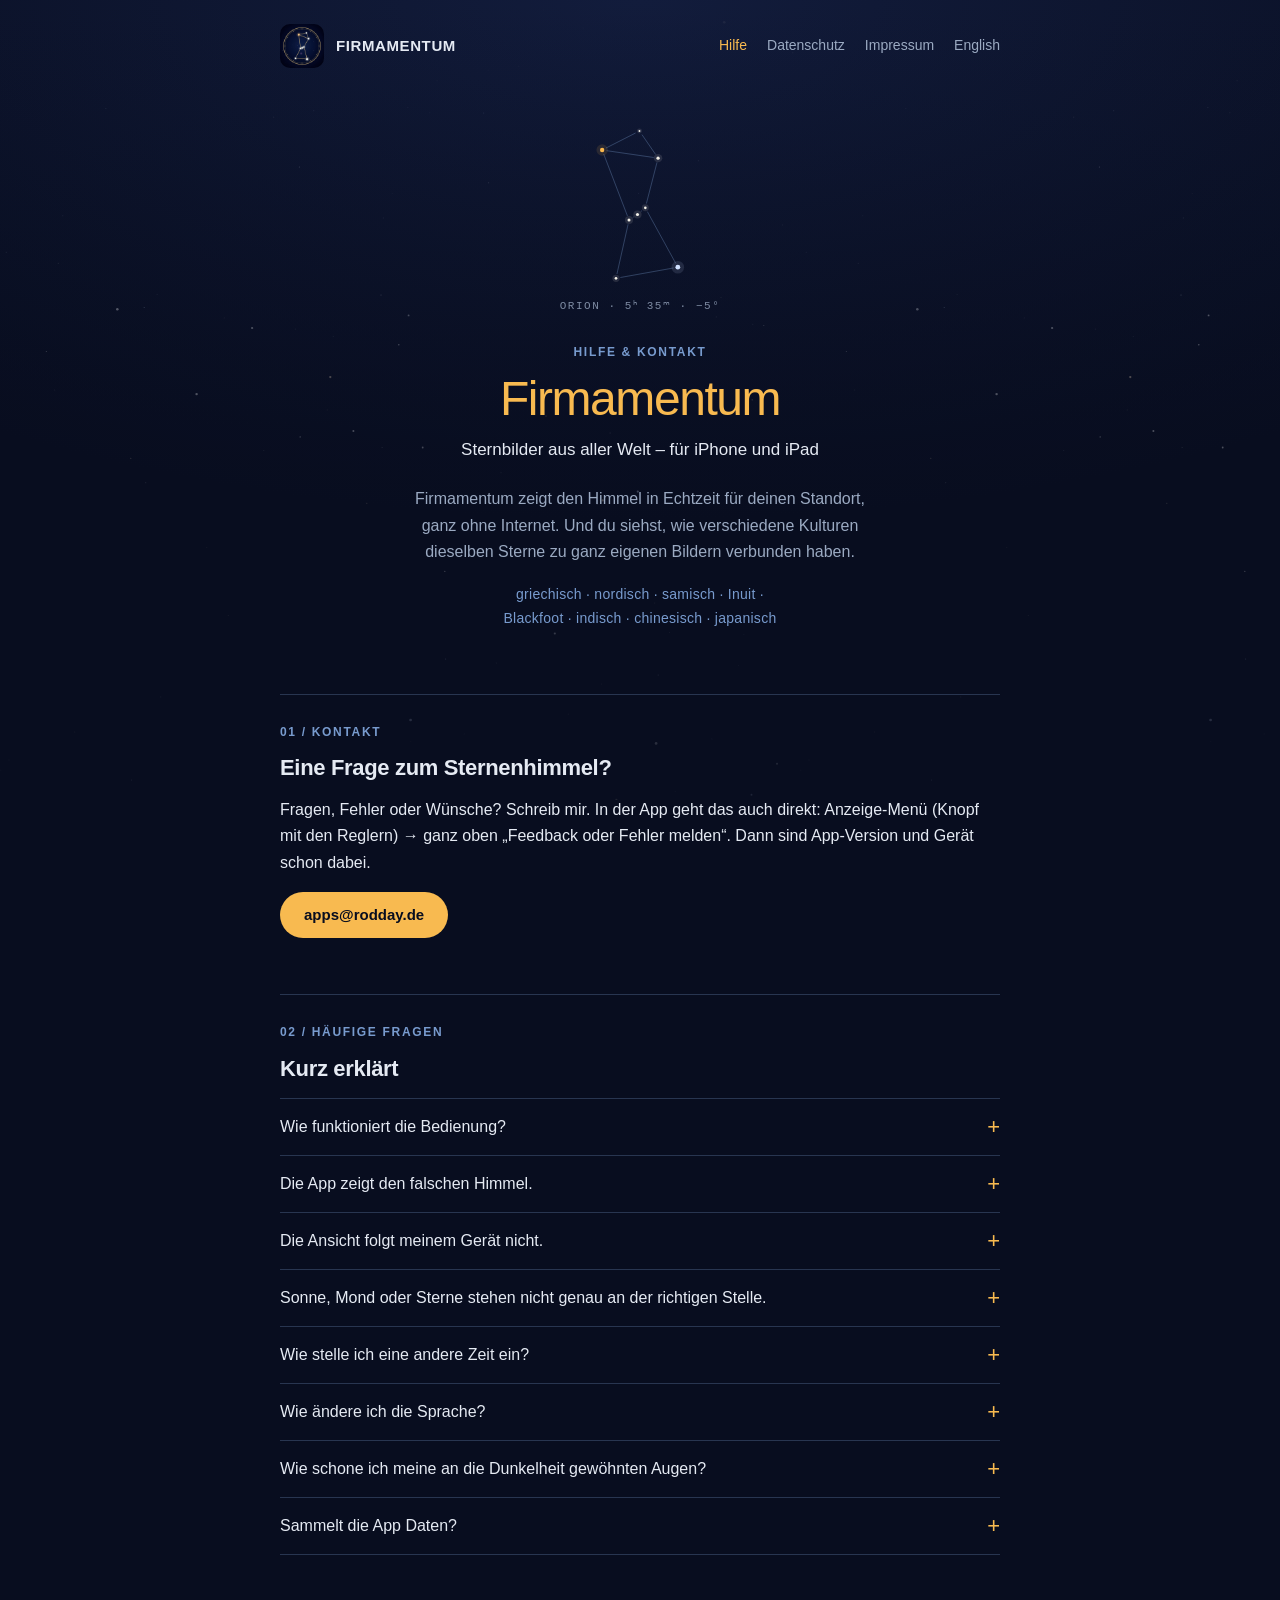
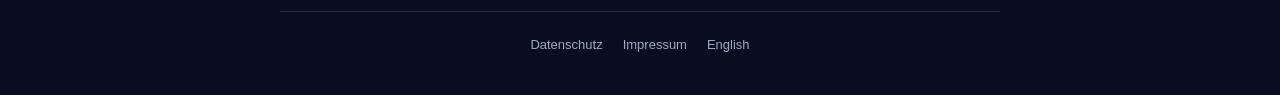
<file: index.html>
<!doctype html>
<html lang="de">
<head>
<meta charset="utf-8">
<meta name="viewport" content="width=device-width, initial-scale=1">
<title>Firmamentum – Hilfe und Kontakt</title>
<meta name="description" content="Hilfe, Kontakt und Datenschutz für die iPhone- und iPad-App Firmamentum: Sternbilder.">
<meta name="theme-color" content="#070a16">
<link rel="alternate" hreflang="en" href="https://firmamentum.rodday.de/en/">
<link rel="icon" href="favicon.png">
<link rel="apple-touch-icon" href="apple-touch-icon.png">
<link rel="stylesheet" href="style.css?v=4">
</head>
<body>
<main>
<header class="kopf"><a class="marke" href="./"><img src="icon.png" alt="">FIRMAMENTUM</a>
<nav><a href="./" aria-current="page">Hilfe</a><a href="datenschutz.html">Datenschutz</a><a href="impressum.html">Impressum</a><a href="en/" lang="en">English</a></nav></header>

<section class="titel">
<svg class="sternbild" viewBox="0 0 220 260" width="220" height="260" role="img" aria-label="Sternbild Orion"><g stroke="#789bce" stroke-opacity=".5" stroke-width="1" stroke-linecap="round"><line x1="103.0" y1="25.2" x2="60.7" y2="46.7"/><line x1="113.2" y1="27.8" x2="132.6" y2="56.0"/><line x1="61.4" y1="50.9" x2="129.6" y2="60.8"/><line x1="57.0" y1="56.4" x2="91.4" y2="146.1"/><line x1="134.8" y1="68.6" x2="119.5" y2="127.9"/><line x1="112.4" y1="139.2" x2="111.6" y2="139.9"/><line x1="100.4" y1="148.3" x2="99.8" y2="148.8"/><line x1="92.4" y1="159.4" x2="76.3" y2="231.2"/><line x1="121.1" y1="140.8" x2="162.2" y2="215.7"/><line x1="158.6" y1="223.0" x2="81.7" y2="236.8"/></g><circle cx="54.5" cy="49.9" r="8.4" fill="#fab84d" opacity=".12"/><circle cx="54.5" cy="49.9" r="3.2" fill="#fab84d"/><circle cx="136.5" cy="61.8" r="6.2" fill="#f4f1e8" opacity=".12"/><circle cx="136.5" cy="61.8" r="2.4" fill="#f4f1e8"/><circle cx="109.2" cy="22.0" r="3.6" fill="#f4f1e8" opacity=".12"/><circle cx="109.2" cy="22.0" r="1.4" fill="#f4f1e8"/><circle cx="117.8" cy="134.7" r="5.1" fill="#f4f1e8" opacity=".12"/><circle cx="117.8" cy="134.7" r="1.9" fill="#f4f1e8"/><circle cx="106.3" cy="144.5" r="6.0" fill="#f4f1e8" opacity=".12"/><circle cx="106.3" cy="144.5" r="2.3" fill="#f4f1e8"/><circle cx="93.9" cy="152.6" r="5.9" fill="#f4f1e8" opacity=".12"/><circle cx="93.9" cy="152.6" r="2.2" fill="#f4f1e8"/><circle cx="74.8" cy="238.0" r="5.3" fill="#f4f1e8" opacity=".12"/><circle cx="74.8" cy="238.0" r="2.0" fill="#f4f1e8"/><circle cx="165.5" cy="221.8" r="9.2" fill="#cfe0ff" opacity=".12"/><circle cx="165.5" cy="221.8" r="3.5" fill="#cfe0ff"/></svg>
<p class="koordinaten">Orion · 5ʰ 35ᵐ · −5°</p>
<span class="rubrik">Hilfe &amp; Kontakt</span>
<h1>Firmamentum</h1>
<p class="untertitel">Sternbilder aus aller Welt – für iPhone und iPad</p>
<p class="einleitung">Firmamentum zeigt den Himmel in Echtzeit für deinen Standort, ganz ohne Internet. Und du siehst, wie verschiedene Kulturen dieselben Sterne zu ganz eigenen Bildern verbunden haben.</p>
<p class="kulturen">griechisch · nordisch · samisch · Inuit · Blackfoot · indisch · chinesisch · japanisch</p>
</section>

<section class="abschnitt">
<span class="rubrik">01 / Kontakt</span>
<h2>Eine Frage zum Sternenhimmel?</h2>
<p>Fragen, Fehler oder Wünsche? Schreib mir. In der App geht das auch direkt: Anzeige-Menü (Knopf mit den Reglern) → ganz oben „Feedback oder Fehler melden“. Dann sind App-Version und Gerät schon dabei.</p>
<p><a class="knopf" href="mailto:apps@rodday.de?subject=Firmamentum">apps@rodday.de</a></p>
</section>

<section class="abschnitt faq">
<span class="rubrik">02 / Häufige Fragen</span>
<h2>Kurz erklärt</h2>
<details><summary>Wie funktioniert die Bedienung?</summary>
<p>Beim ersten Start erklärt die App alles kurz. Du findest die Erklärung jederzeit wieder ganz oben im Anzeige-Menü unter „Bedienung erklären“.</p></details>

<details><summary>Die App zeigt den falschen Himmel.</summary>
<p>Firmamentum braucht deinen Standort. Erlaube ihn beim ersten Start oder später unter Einstellungen → Datenschutz &amp; Sicherheit → Ortungsdienste → Firmamentum. Du kannst einen Ort auch von Hand suchen oder Koordinaten eingeben.</p></details>

<details><summary>Die Ansicht folgt meinem Gerät nicht.</summary>
<p>Mit dem Steuerungs-Knopf unten rechts wählst du: nur Finger, Kompass + Finger oder ganz mit Sensoren. Nur in den beiden letzten Arten bewegt sich der Himmel mit dem Gerät.</p></details>

<details><summary>Sonne, Mond oder Sterne stehen nicht genau an der richtigen Stelle.</summary>
<p>Das liegt fast immer am Kompass. Bewege das Gerät ein paarmal in Form einer Acht und halte Abstand zu Metall, Autos und Lautsprechern. Bleibt eine Abweichung, wische im Modus „Ganz mit Sensoren“ waagerecht, um den Kompass zu korrigieren. Im Anzeige-Menü lässt sich die Korrektur zurücksetzen.</p></details>

<details><summary>Wie stelle ich eine andere Zeit ein?</summary>
<p>Mit dem Zeitregler spulst du den Himmel vor und zurück oder gibst ein Datum ein. „Jetzt“ führt zurück zur aktuellen Zeit.</p></details>

<details><summary>Wie ändere ich die Sprache?</summary>
<p>Im Anzeige-Menü unter „Sprache“. Die App gibt es auf Deutsch, Englisch, Französisch, Spanisch, Italienisch und Japanisch. Die neue Sprache gilt ab dem nächsten Start: Schließe die App dazu ganz (in der App-Übersicht nach oben wischen) und öffne sie neu.</p></details>

<details><summary>Wie schone ich meine an die Dunkelheit gewöhnten Augen?</summary>
<p>Schalte im Anzeige-Menü den Nachtmodus ein. Er färbt alles rot.</p></details>

<details><summary>Sammelt die App Daten?</summary>
<p>Nein. Es gibt kein Konto, keine Werbung und kein Tracking. Einzelheiten stehen in der <a href="datenschutz.html">Datenschutzerklärung</a>.</p></details>
</section>

<footer><a href="datenschutz.html">Datenschutz</a><a href="impressum.html">Impressum</a><a href="en/" lang="en">English</a></footer>
</main>
</body>
</html>
</file>
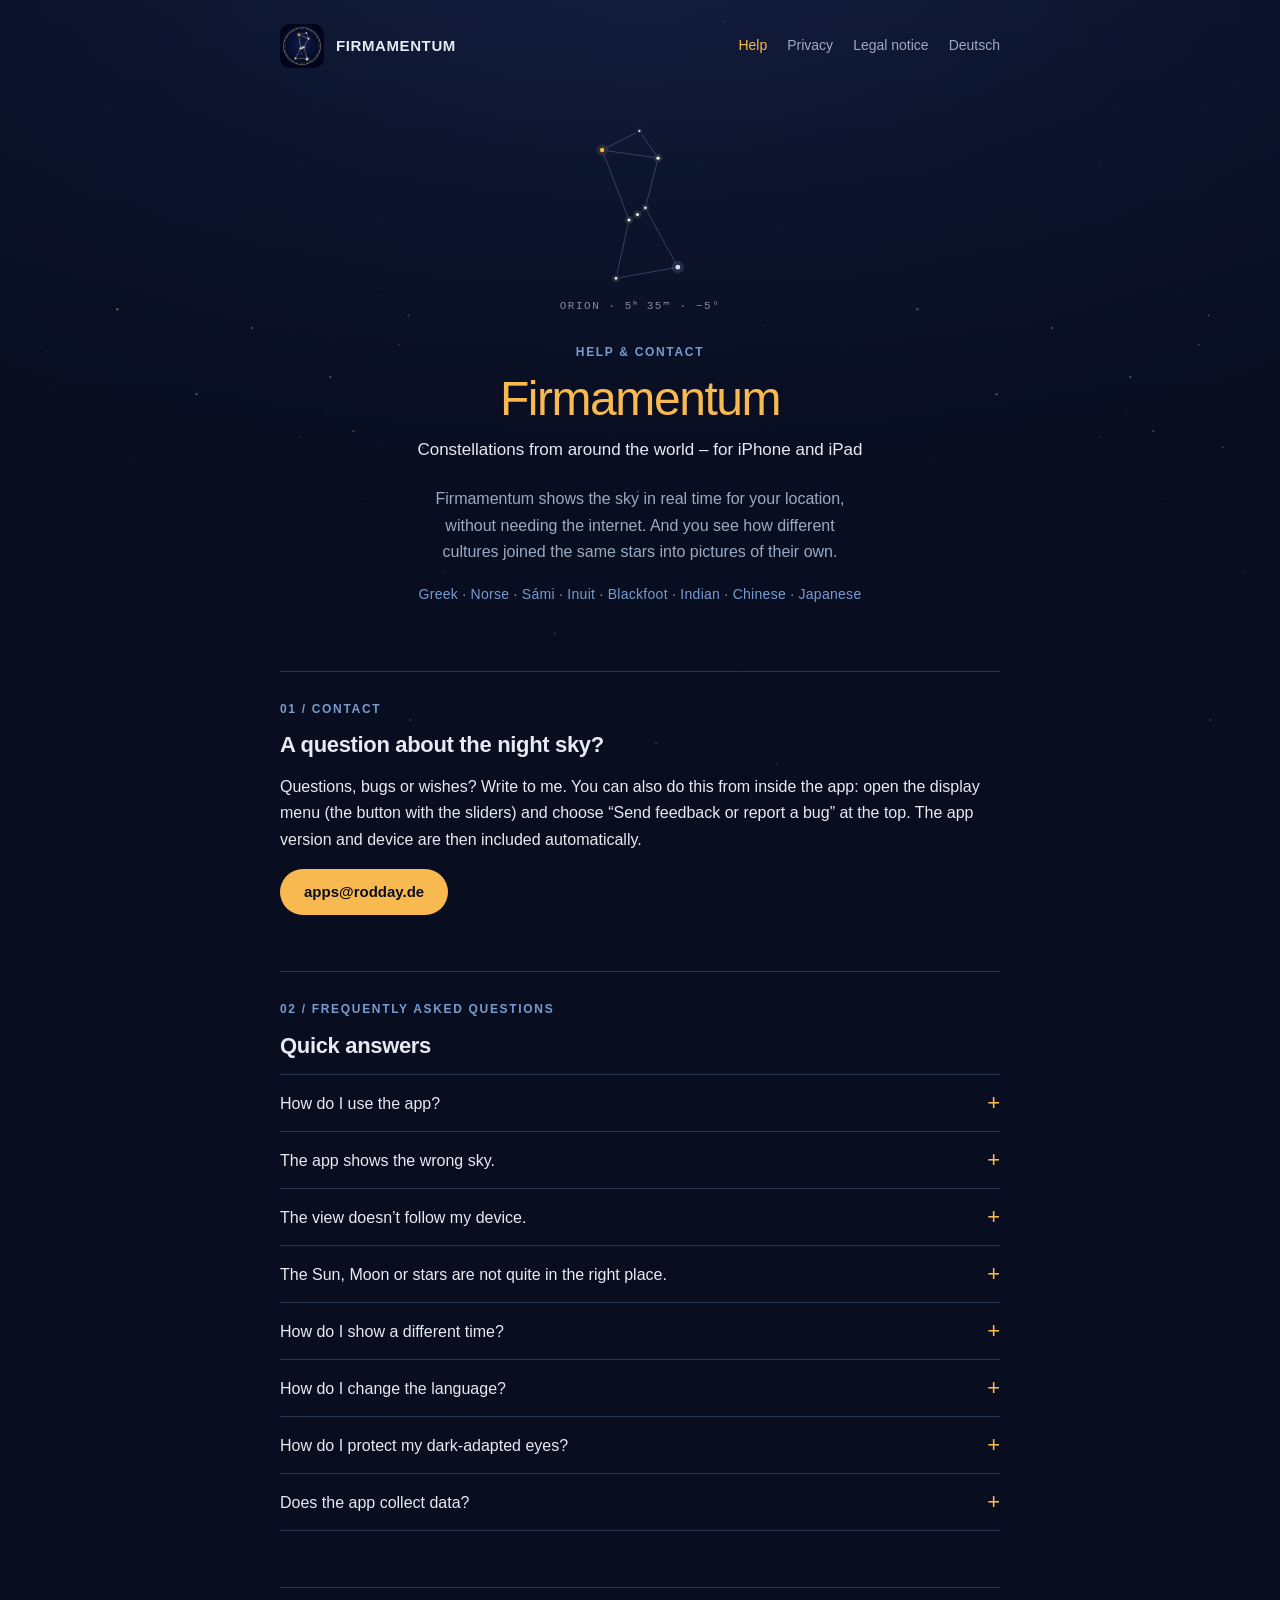
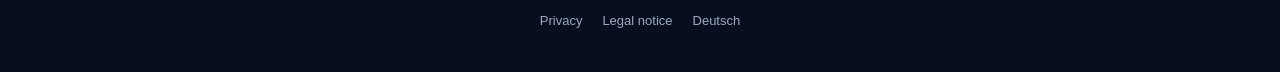
<file: en/index.html>
<!doctype html>
<html lang="en">
<head>
<meta charset="utf-8">
<meta name="viewport" content="width=device-width, initial-scale=1">
<title>Firmamentum – Help and Contact</title>
<meta name="description" content="Help, contact and privacy for the iPhone and iPad app Firmamentum.">
<meta name="theme-color" content="#070a16">
<link rel="alternate" hreflang="de" href="https://firmamentum.rodday.de/">
<link rel="icon" href="../favicon.png">
<link rel="apple-touch-icon" href="../apple-touch-icon.png">
<link rel="stylesheet" href="../style.css?v=4">
</head>
<body>
<main>
<header class="kopf"><a class="marke" href="./"><img src="../icon.png" alt="">FIRMAMENTUM</a>
<nav><a href="./" aria-current="page">Help</a><a href="privacy.html">Privacy</a><a href="../impressum.html">Legal notice</a><a href="../" lang="de">Deutsch</a></nav></header>

<section class="titel">
<svg class="sternbild" viewBox="0 0 220 260" width="220" height="260" role="img" aria-label="The constellation Orion"><g stroke="#789bce" stroke-opacity=".5" stroke-width="1" stroke-linecap="round"><line x1="103.0" y1="25.2" x2="60.7" y2="46.7"/><line x1="113.2" y1="27.8" x2="132.6" y2="56.0"/><line x1="61.4" y1="50.9" x2="129.6" y2="60.8"/><line x1="57.0" y1="56.4" x2="91.4" y2="146.1"/><line x1="134.8" y1="68.6" x2="119.5" y2="127.9"/><line x1="112.4" y1="139.2" x2="111.6" y2="139.9"/><line x1="100.4" y1="148.3" x2="99.8" y2="148.8"/><line x1="92.4" y1="159.4" x2="76.3" y2="231.2"/><line x1="121.1" y1="140.8" x2="162.2" y2="215.7"/><line x1="158.6" y1="223.0" x2="81.7" y2="236.8"/></g><circle cx="54.5" cy="49.9" r="8.4" fill="#fab84d" opacity=".12"/><circle cx="54.5" cy="49.9" r="3.2" fill="#fab84d"/><circle cx="136.5" cy="61.8" r="6.2" fill="#f4f1e8" opacity=".12"/><circle cx="136.5" cy="61.8" r="2.4" fill="#f4f1e8"/><circle cx="109.2" cy="22.0" r="3.6" fill="#f4f1e8" opacity=".12"/><circle cx="109.2" cy="22.0" r="1.4" fill="#f4f1e8"/><circle cx="117.8" cy="134.7" r="5.1" fill="#f4f1e8" opacity=".12"/><circle cx="117.8" cy="134.7" r="1.9" fill="#f4f1e8"/><circle cx="106.3" cy="144.5" r="6.0" fill="#f4f1e8" opacity=".12"/><circle cx="106.3" cy="144.5" r="2.3" fill="#f4f1e8"/><circle cx="93.9" cy="152.6" r="5.9" fill="#f4f1e8" opacity=".12"/><circle cx="93.9" cy="152.6" r="2.2" fill="#f4f1e8"/><circle cx="74.8" cy="238.0" r="5.3" fill="#f4f1e8" opacity=".12"/><circle cx="74.8" cy="238.0" r="2.0" fill="#f4f1e8"/><circle cx="165.5" cy="221.8" r="9.2" fill="#cfe0ff" opacity=".12"/><circle cx="165.5" cy="221.8" r="3.5" fill="#cfe0ff"/></svg>
<p class="koordinaten">Orion · 5ʰ 35ᵐ · −5°</p>
<span class="rubrik">Help &amp; contact</span>
<h1>Firmamentum</h1>
<p class="untertitel">Constellations from around the world – for iPhone and iPad</p>
<p class="einleitung">Firmamentum shows the sky in real time for your location, without needing the internet. And you see how different cultures joined the same stars into pictures of their own.</p>
<p class="kulturen">Greek · Norse · Sámi · Inuit · Blackfoot · Indian · Chinese · Japanese</p>
</section>

<section class="abschnitt">
<span class="rubrik">01 / Contact</span>
<h2>A question about the night sky?</h2>
<p>Questions, bugs or wishes? Write to me. You can also do this from inside the app: open the display menu (the button with the sliders) and choose “Send feedback or report a bug” at the top. The app version and device are then included automatically.</p>
<p><a class="knopf" href="mailto:apps@rodday.de?subject=Firmamentum">apps@rodday.de</a></p>
</section>

<section class="abschnitt faq">
<span class="rubrik">02 / Frequently asked questions</span>
<h2>Quick answers</h2>
<details><summary>How do I use the app?</summary>
<p>The app explains everything briefly the first time you open it. You can bring the explanation back at any time from the top of the display menu under “How it works”.</p></details>

<details><summary>The app shows the wrong sky.</summary>
<p>Firmamentum needs your location. Allow it on first launch, or later under Settings → Privacy &amp; Security → Location Services → Firmamentum. You can also search for a place by name or enter coordinates.</p></details>

<details><summary>The view doesn’t follow my device.</summary>
<p>Use the control button at the bottom right to choose: finger, compass + finger, or sensors only. The sky only moves with the device in the last two modes.</p></details>

<details><summary>The Sun, Moon or stars are not quite in the right place.</summary>
<p>This is almost always the compass. Move the device in a figure eight a few times and keep away from metal, cars and speakers. If an offset remains, swipe horizontally in “Sensors only” mode to correct the compass. The correction can be reset in the display menu.</p></details>

<details><summary>How do I show a different time?</summary>
<p>Use the time slider to wind the sky forwards and backwards, or enter a date. “Now” takes you back to the current time.</p></details>

<details><summary>How do I change the language?</summary>
<p>In the display menu under “Language”. The app is available in English, German, French, Spanish, Italian and Japanese. The new language takes effect the next time the app starts: close it completely (swipe it up in the app switcher) and open it again.</p></details>

<details><summary>How do I protect my dark-adapted eyes?</summary>
<p>Turn on night mode in the display menu. It turns everything red.</p></details>

<details><summary>Does the app collect data?</summary>
<p>No. There is no account, no advertising and no tracking. See the <a href="privacy.html">privacy policy</a> for details.</p></details>
</section>

<footer><a href="privacy.html">Privacy</a><a href="../impressum.html">Legal notice</a><a href="../" lang="de">Deutsch</a></footer>
</main>
</body>
</html>
</file>
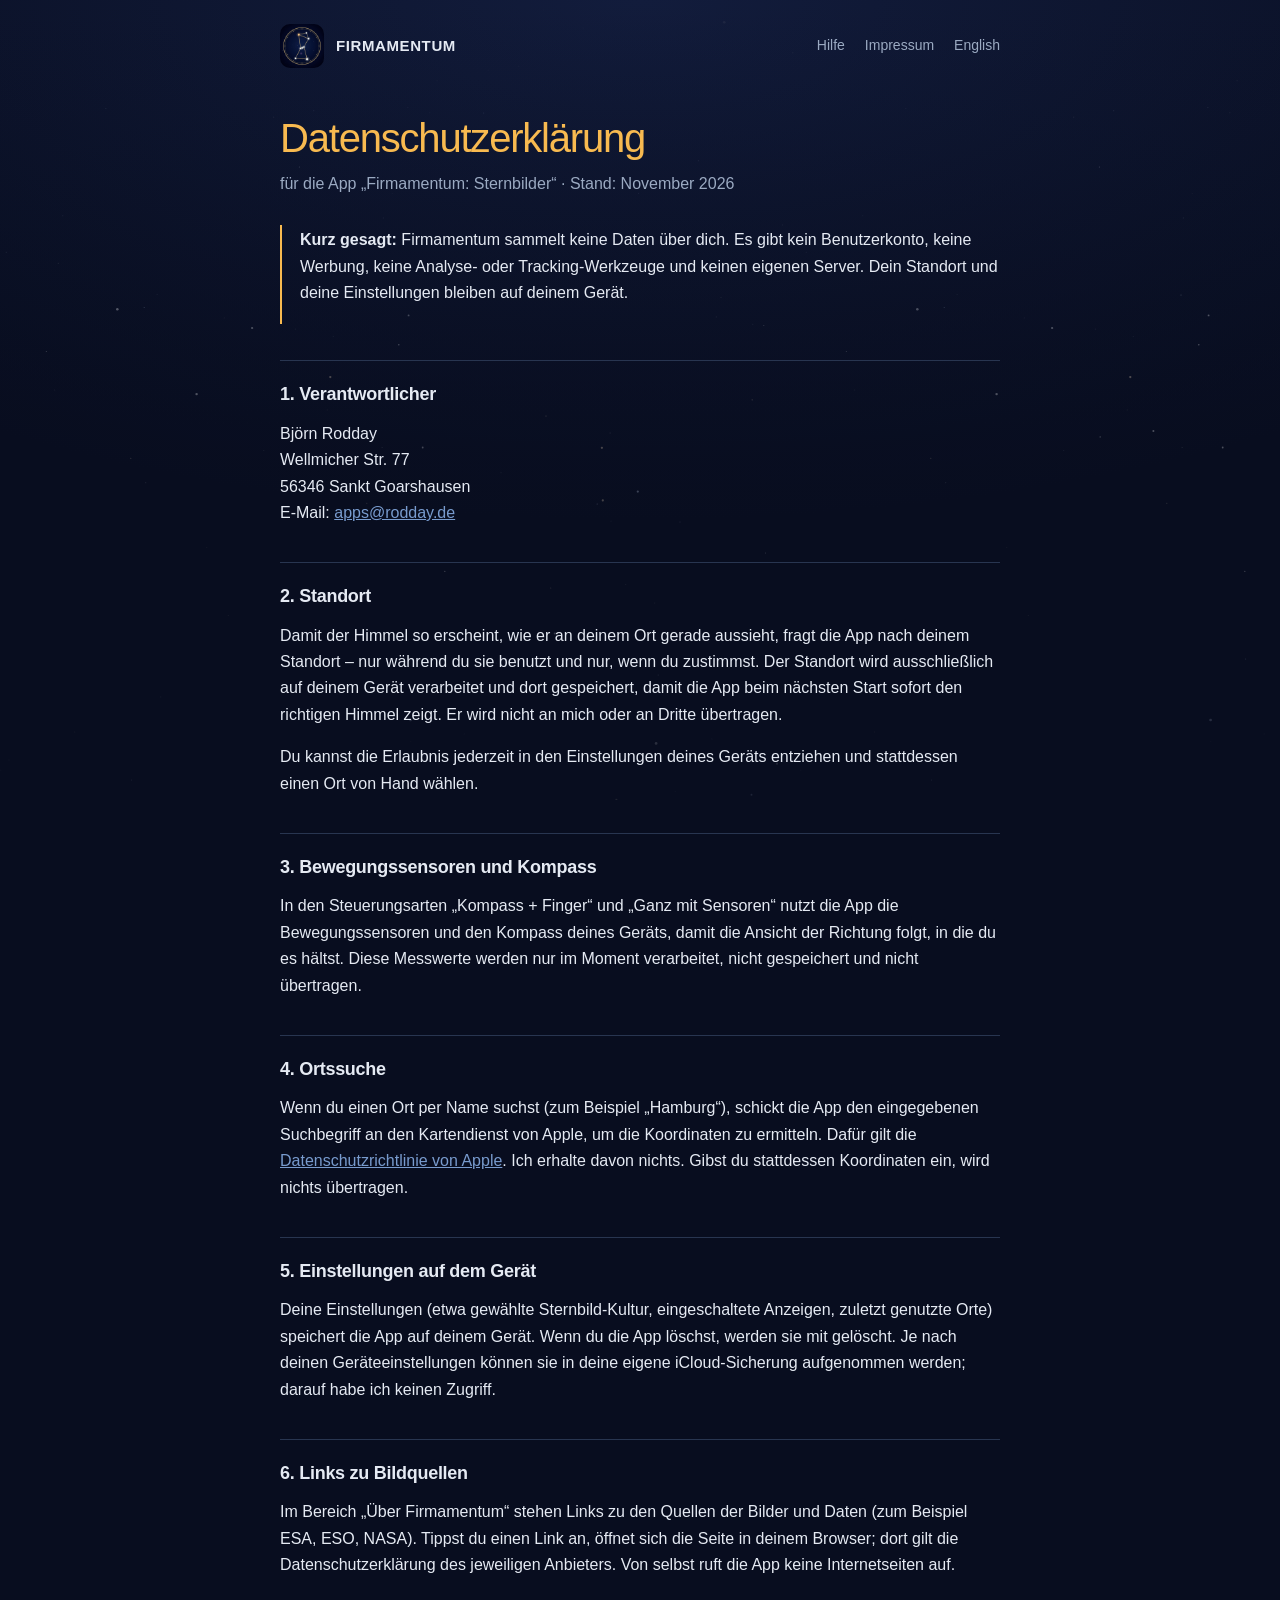
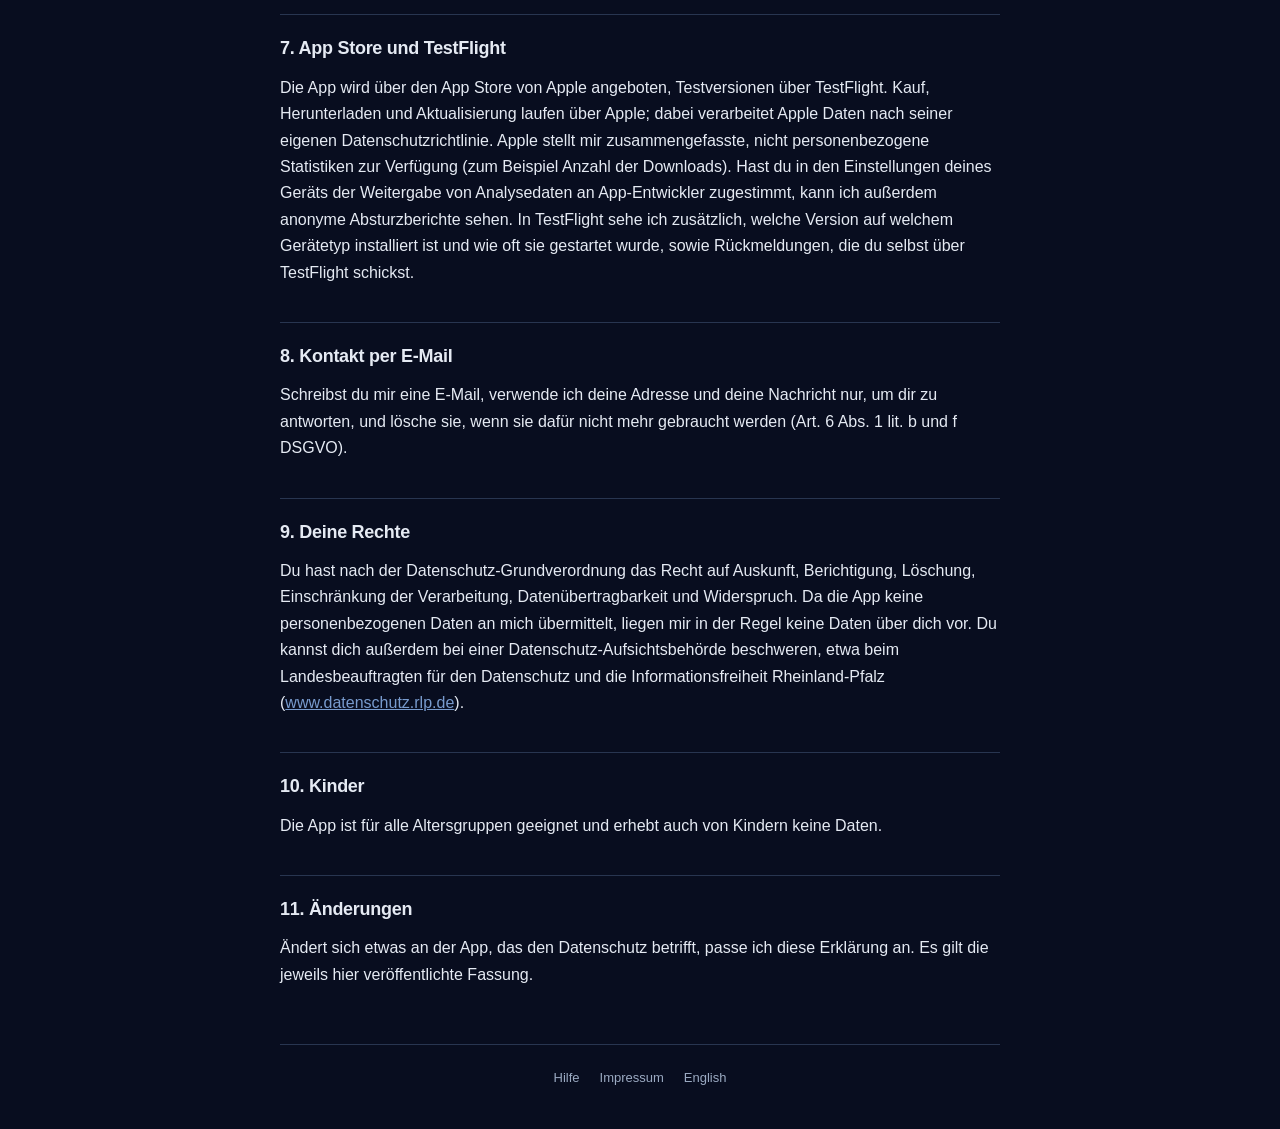
<file: datenschutz.html>
<!doctype html>
<html lang="de">
<head>
<meta charset="utf-8">
<meta name="viewport" content="width=device-width, initial-scale=1">
<title>Firmamentum – Datenschutzerklärung</title>
<meta name="theme-color" content="#070a16">
<link rel="icon" href="favicon.png">
<link rel="apple-touch-icon" href="apple-touch-icon.png">
<link rel="stylesheet" href="style.css?v=4">
<link rel="alternate" hreflang="en" href="https://firmamentum.rodday.de/en/privacy.html">
</head>
<body>
<main>
<header class="kopf"><a class="marke" href="./"><img src="icon.png" alt="">FIRMAMENTUM</a>
<nav><a href="./">Hilfe</a><a href="impressum.html">Impressum</a><a href="en/privacy.html" lang="en">English</a></nav></header>
<div class="recht">
<h1>Datenschutzerklärung</h1>
<p class="stand">für die App „Firmamentum: Sternbilder“ · Stand: November 2026</p>

<div class="kurz">
<p><strong>Kurz gesagt:</strong> Firmamentum sammelt keine Daten über dich. Es gibt kein Benutzerkonto, keine Werbung, keine Analyse- oder Tracking-Werkzeuge und keinen eigenen Server. Dein Standort und deine Einstellungen bleiben auf deinem Gerät.</p>
</div>

<h2>1. Verantwortlicher</h2>
<p>Björn Rodday<br>Wellmicher Str. 77<br>56346 Sankt Goarshausen<br>E-Mail: <a href="mailto:apps@rodday.de">apps@rodday.de</a></p>

<h2>2. Standort</h2>
<p>Damit der Himmel so erscheint, wie er an deinem Ort gerade aussieht, fragt die App nach deinem Standort – nur während du sie benutzt und nur, wenn du zustimmst. Der Standort wird ausschließlich auf deinem Gerät verarbeitet und dort gespeichert, damit die App beim nächsten Start sofort den richtigen Himmel zeigt. Er wird nicht an mich oder an Dritte übertragen.</p>
<p>Du kannst die Erlaubnis jederzeit in den Einstellungen deines Geräts entziehen und stattdessen einen Ort von Hand wählen.</p>

<h2>3. Bewegungssensoren und Kompass</h2>
<p>In den Steuerungsarten „Kompass + Finger“ und „Ganz mit Sensoren“ nutzt die App die Bewegungssensoren und den Kompass deines Geräts, damit die Ansicht der Richtung folgt, in die du es hältst. Diese Messwerte werden nur im Moment verarbeitet, nicht gespeichert und nicht übertragen.</p>

<h2>4. Ortssuche</h2>
<p>Wenn du einen Ort per Name suchst (zum Beispiel „Hamburg“), schickt die App den eingegebenen Suchbegriff an den Kartendienst von Apple, um die Koordinaten zu ermitteln. Dafür gilt die <a href="https://www.apple.com/de/legal/privacy/de-ww/">Datenschutzrichtlinie von Apple</a>. Ich erhalte davon nichts. Gibst du stattdessen Koordinaten ein, wird nichts übertragen.</p>

<h2>5. Einstellungen auf dem Gerät</h2>
<p>Deine Einstellungen (etwa gewählte Sternbild-Kultur, eingeschaltete Anzeigen, zuletzt genutzte Orte) speichert die App auf deinem Gerät. Wenn du die App löschst, werden sie mit gelöscht. Je nach deinen Geräteeinstellungen können sie in deine eigene iCloud-Sicherung aufgenommen werden; darauf habe ich keinen Zugriff.</p>

<h2>6. Links zu Bildquellen</h2>
<p>Im Bereich „Über Firmamentum“ stehen Links zu den Quellen der Bilder und Daten (zum Beispiel ESA, ESO, NASA). Tippst du einen Link an, öffnet sich die Seite in deinem Browser; dort gilt die Datenschutzerklärung des jeweiligen Anbieters. Von selbst ruft die App keine Internetseiten auf.</p>

<h2>7. App Store und TestFlight</h2>
<p>Die App wird über den App Store von Apple angeboten, Testversionen über TestFlight. Kauf, Herunterladen und Aktualisierung laufen über Apple; dabei verarbeitet Apple Daten nach seiner eigenen Datenschutzrichtlinie. Apple stellt mir zusammengefasste, nicht personenbezogene Statistiken zur Verfügung (zum Beispiel Anzahl der Downloads). Hast du in den Einstellungen deines Geräts der Weitergabe von Analysedaten an App-Entwickler zugestimmt, kann ich außerdem anonyme Absturzberichte sehen. In TestFlight sehe ich zusätzlich, welche Version auf welchem Gerätetyp installiert ist und wie oft sie gestartet wurde, sowie Rückmeldungen, die du selbst über TestFlight schickst.</p>

<h2>8. Kontakt per E-Mail</h2>
<p>Schreibst du mir eine E-Mail, verwende ich deine Adresse und deine Nachricht nur, um dir zu antworten, und lösche sie, wenn sie dafür nicht mehr gebraucht werden (Art. 6 Abs. 1 lit. b und f DSGVO).</p>

<h2>9. Deine Rechte</h2>
<p>Du hast nach der Datenschutz-Grundverordnung das Recht auf Auskunft, Berichtigung, Löschung, Einschränkung der Verarbeitung, Datenübertragbarkeit und Widerspruch. Da die App keine personenbezogenen Daten an mich übermittelt, liegen mir in der Regel keine Daten über dich vor. Du kannst dich außerdem bei einer Datenschutz-Aufsichtsbehörde beschweren, etwa beim Landesbeauftragten für den Datenschutz und die Informationsfreiheit Rheinland-Pfalz (<a href="https://www.datenschutz.rlp.de">www.datenschutz.rlp.de</a>).</p>

<h2>10. Kinder</h2>
<p>Die App ist für alle Altersgruppen geeignet und erhebt auch von Kindern keine Daten.</p>

<h2>11. Änderungen</h2>
<p>Ändert sich etwas an der App, das den Datenschutz betrifft, passe ich diese Erklärung an. Es gilt die jeweils hier veröffentlichte Fassung.</p>
</div>

<footer><a href="./">Hilfe</a><a href="impressum.html">Impressum</a><a href="en/privacy.html" lang="en">English</a></footer>
</main>
</body>
</html>
</file>
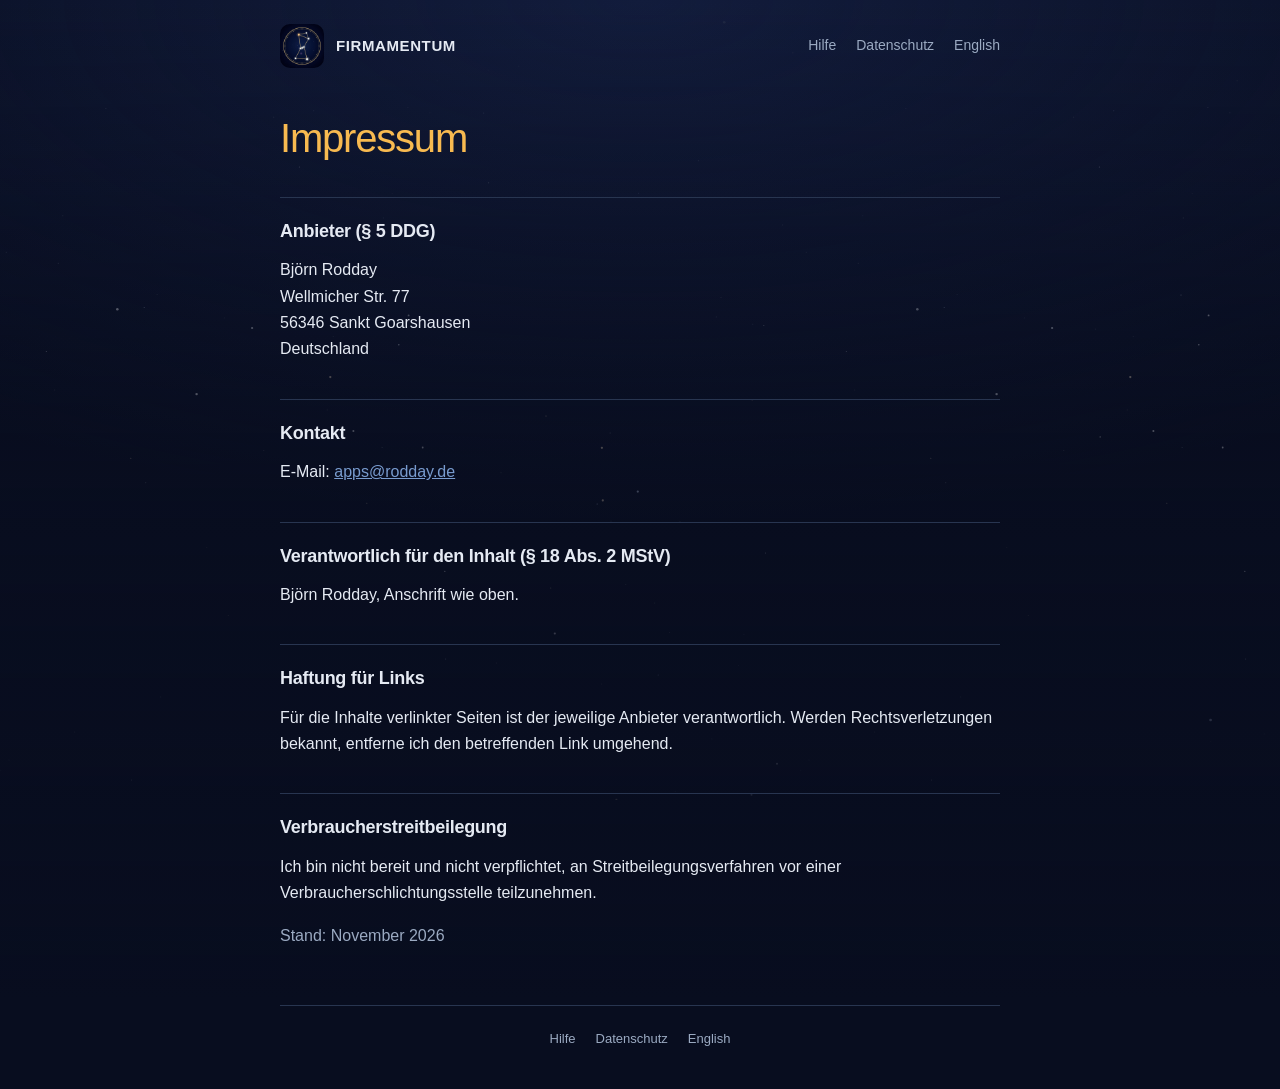
<file: impressum.html>
<!doctype html>
<html lang="de">
<head>
<meta charset="utf-8">
<meta name="viewport" content="width=device-width, initial-scale=1">
<title>Firmamentum – Impressum</title>
<meta name="theme-color" content="#070a16">
<link rel="icon" href="favicon.png">
<link rel="apple-touch-icon" href="apple-touch-icon.png">
<link rel="stylesheet" href="style.css?v=4">
</head>
<body>
<main>
<header class="kopf"><a class="marke" href="./"><img src="icon.png" alt="">FIRMAMENTUM</a>
<nav><a href="./">Hilfe</a><a href="datenschutz.html">Datenschutz</a><a href="en/" lang="en">English</a></nav></header>
<div class="recht">
<h1>Impressum</h1>

<h2>Anbieter (§ 5 DDG)</h2>
<p>Björn Rodday<br>Wellmicher Str. 77<br>56346 Sankt Goarshausen<br>Deutschland</p>

<h2>Kontakt</h2>
<p>E-Mail: <a href="mailto:apps@rodday.de">apps@rodday.de</a></p>

<h2>Verantwortlich für den Inhalt (§ 18 Abs. 2 MStV)</h2>
<p>Björn Rodday, Anschrift wie oben.</p>

<h2>Haftung für Links</h2>
<p>Für die Inhalte verlinkter Seiten ist der jeweilige Anbieter verantwortlich. Werden Rechtsverletzungen bekannt, entferne ich den betreffenden Link umgehend.</p>

<h2>Verbraucherstreitbeilegung</h2>
<p>Ich bin nicht bereit und nicht verpflichtet, an Streitbeilegungsverfahren vor einer Verbraucherschlichtungsstelle teilzunehmen.</p>

<p class="leise">Stand: November 2026</p>
</div>

<footer><a href="./">Hilfe</a><a href="datenschutz.html">Datenschutz</a><a href="en/" lang="en">English</a></footer>
</main>
</body>
</html>
</file>
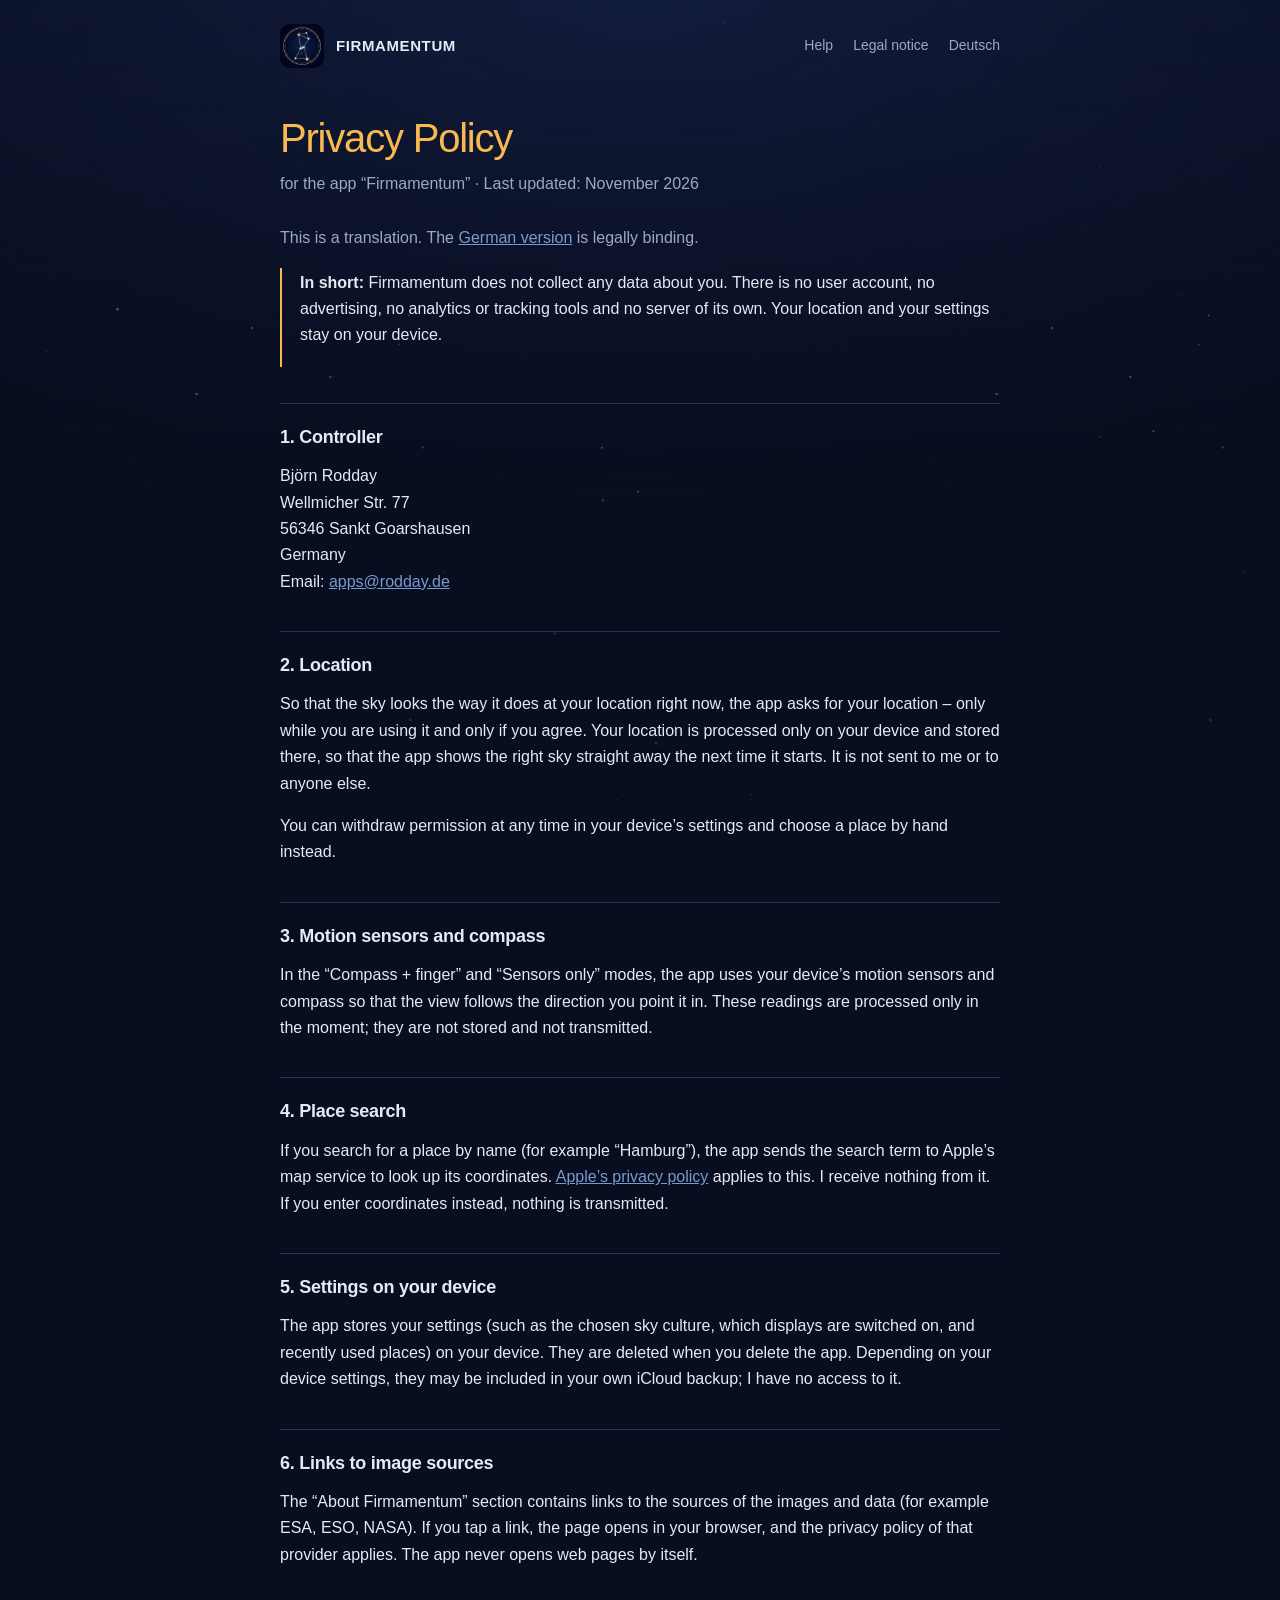
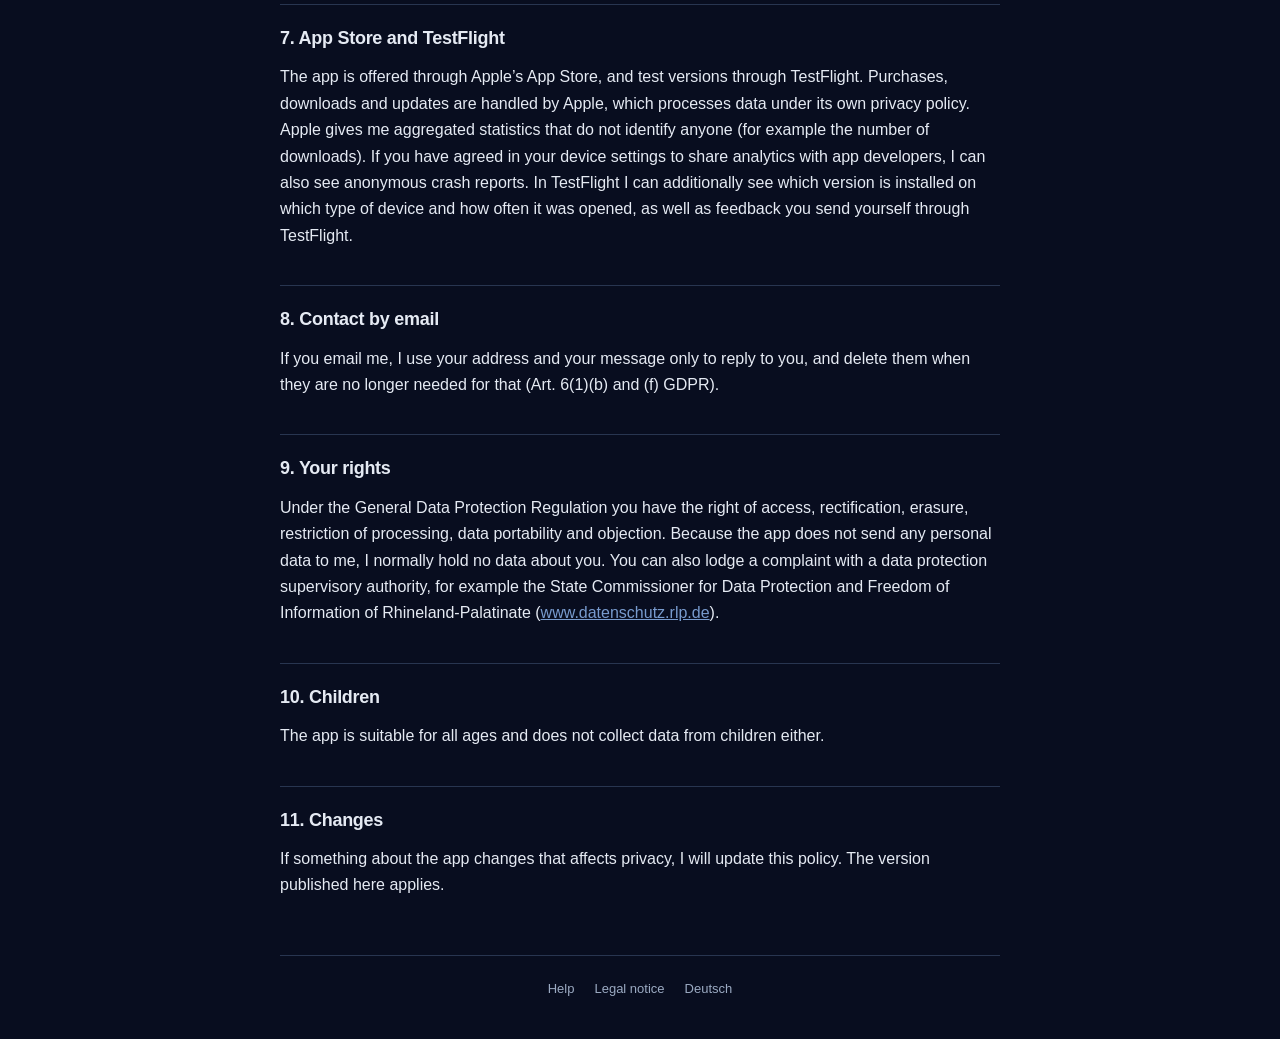
<file: en/privacy.html>
<!doctype html>
<html lang="en">
<head>
<meta charset="utf-8">
<meta name="viewport" content="width=device-width, initial-scale=1">
<title>Firmamentum – Privacy Policy</title>
<link rel="alternate" hreflang="de" href="https://firmamentum.rodday.de/datenschutz.html">
<meta name="theme-color" content="#070a16">
<link rel="icon" href="../favicon.png">
<link rel="apple-touch-icon" href="../apple-touch-icon.png">
<link rel="stylesheet" href="../style.css?v=4">
</head>
<body>
<main>
<header class="kopf"><a class="marke" href="./"><img src="../icon.png" alt="">FIRMAMENTUM</a>
<nav><a href="./">Help</a><a href="../impressum.html">Legal notice</a><a href="../datenschutz.html" lang="de">Deutsch</a></nav></header>
<div class="recht">
<h1>Privacy Policy</h1>
<p class="stand">for the app “Firmamentum” · Last updated: November 2026</p>
<p class="leise">This is a translation. The <a href="../datenschutz.html">German version</a> is legally binding.</p>

<div class="kurz">
<p><strong>In short:</strong> Firmamentum does not collect any data about you. There is no user account, no advertising, no analytics or tracking tools and no server of its own. Your location and your settings stay on your device.</p>
</div>

<h2>1. Controller</h2>
<p>Björn Rodday<br>Wellmicher Str. 77<br>56346 Sankt Goarshausen<br>Germany<br>Email: <a href="mailto:apps@rodday.de">apps@rodday.de</a></p>

<h2>2. Location</h2>
<p>So that the sky looks the way it does at your location right now, the app asks for your location – only while you are using it and only if you agree. Your location is processed only on your device and stored there, so that the app shows the right sky straight away the next time it starts. It is not sent to me or to anyone else.</p>
<p>You can withdraw permission at any time in your device’s settings and choose a place by hand instead.</p>

<h2>3. Motion sensors and compass</h2>
<p>In the “Compass + finger” and “Sensors only” modes, the app uses your device’s motion sensors and compass so that the view follows the direction you point it in. These readings are processed only in the moment; they are not stored and not transmitted.</p>

<h2>4. Place search</h2>
<p>If you search for a place by name (for example “Hamburg”), the app sends the search term to Apple’s map service to look up its coordinates. <a href="https://www.apple.com/legal/privacy/">Apple’s privacy policy</a> applies to this. I receive nothing from it. If you enter coordinates instead, nothing is transmitted.</p>

<h2>5. Settings on your device</h2>
<p>The app stores your settings (such as the chosen sky culture, which displays are switched on, and recently used places) on your device. They are deleted when you delete the app. Depending on your device settings, they may be included in your own iCloud backup; I have no access to it.</p>

<h2>6. Links to image sources</h2>
<p>The “About Firmamentum” section contains links to the sources of the images and data (for example ESA, ESO, NASA). If you tap a link, the page opens in your browser, and the privacy policy of that provider applies. The app never opens web pages by itself.</p>

<h2>7. App Store and TestFlight</h2>
<p>The app is offered through Apple’s App Store, and test versions through TestFlight. Purchases, downloads and updates are handled by Apple, which processes data under its own privacy policy. Apple gives me aggregated statistics that do not identify anyone (for example the number of downloads). If you have agreed in your device settings to share analytics with app developers, I can also see anonymous crash reports. In TestFlight I can additionally see which version is installed on which type of device and how often it was opened, as well as feedback you send yourself through TestFlight.</p>

<h2>8. Contact by email</h2>
<p>If you email me, I use your address and your message only to reply to you, and delete them when they are no longer needed for that (Art. 6(1)(b) and (f) GDPR).</p>

<h2>9. Your rights</h2>
<p>Under the General Data Protection Regulation you have the right of access, rectification, erasure, restriction of processing, data portability and objection. Because the app does not send any personal data to me, I normally hold no data about you. You can also lodge a complaint with a data protection supervisory authority, for example the State Commissioner for Data Protection and Freedom of Information of Rhineland-Palatinate (<a href="https://www.datenschutz.rlp.de">www.datenschutz.rlp.de</a>).</p>

<h2>10. Children</h2>
<p>The app is suitable for all ages and does not collect data from children either.</p>

<h2>11. Changes</h2>
<p>If something about the app changes that affects privacy, I will update this policy. The version published here applies.</p>
</div>

<footer><a href="./">Help</a><a href="../impressum.html">Legal notice</a><a href="../datenschutz.html" lang="de">Deutsch</a></footer>
</main>
</body>
</html>
</file>
<file: style.css>
/* Firmamentum – „moderner Himmelsatlas“: feine Linien statt Kästen, Gold nur für Wichtiges,
   Farben aus der App (Nachtblau, Sternengold, Linienblau). Keine externen Schriften. */
:root {
  color-scheme: dark;
  --bg: #080d1f;
  --gold: #f8ba50;
  --gold-hell: #ffd07c;
  --blau: #789bce;
  --text: #e5eaf3;
  --leise: #9baac2;
  --linie: #283550;
  --breite: 720px;
  --rand: 24px;
}
*, *::before, *::after { box-sizing: border-box; }
html { -webkit-text-size-adjust: 100%; background: var(--bg); }
body {
  margin: 0; color: var(--text);
  font: 16px/1.65 -apple-system, BlinkMacSystemFont, "Segoe UI", "Helvetica Neue", Arial, sans-serif;
  /* Sterne nur oben, nach unten auslaufend */
  background:
    linear-gradient(to bottom, rgba(8,13,31,0) 0, rgba(8,13,31,.6) 520px, var(--bg) 1000px),
    radial-gradient(ellipse 90% 520px at 50% 0, #121c3c 0, rgba(8,13,31,0) 100%),
    url("sterne.svg") repeat-x top center,
    var(--bg);
  -webkit-font-smoothing: antialiased;
}
main { width: min(var(--breite), calc(100% - 2 * var(--rand))); margin: 0 auto; padding: 24px 0 40px; }

/* Kopfzeile */
header.kopf { display: flex; justify-content: space-between; align-items: center; gap: 12px 20px; flex-wrap: wrap; }
header.kopf a.marke { display: flex; align-items: center; gap: 12px; color: var(--text); font-weight: 600; font-size: 15px;
                      letter-spacing: .04em; text-decoration: none; }
header.kopf a.marke img { width: 44px; height: 44px; border-radius: 10px; }
header.kopf nav { display: flex; gap: 20px; flex-wrap: wrap; }
header.kopf nav a { color: var(--leise); text-decoration: none; font-size: 14px; }
header.kopf nav a:hover, header.kopf nav a[aria-current] { color: var(--gold); }

/* Titelbereich mit Sternbild */
.titel { text-align: center; padding: 48px 0 8px; }
.sternbild { display: block; width: 150px; height: auto; margin: 0 auto; overflow: visible; }
.koordinaten { margin: 6px 0 28px; color: var(--leise); font: 11px/1.4 ui-monospace, "SF Mono", Menlo, monospace; letter-spacing: .14em; text-transform: uppercase; opacity: .8; }
.titel .rubrik { margin-bottom: 10px; }
h1 { margin: 0; color: var(--gold); font-size: clamp(34px, 6vw, 48px); line-height: 1.12; font-weight: 500; letter-spacing: -.03em; }
.untertitel, .einleitung, .kulturen, h1, h2 { text-wrap: balance; }
.untertitel { margin: 10px 0 0; color: var(--text); font-size: 17px; }
.einleitung { max-width: 34em; margin: 22px auto 0; color: var(--leise); }
.kulturen { margin: 18px auto 0; max-width: 36em; color: var(--blau); font-size: 14px; letter-spacing: .02em; }

/* Abschnitte: feine Linie statt Kasten */
.abschnitt { margin-top: 56px; padding-top: 28px; border-top: 1px solid var(--linie); }
.rubrik { display: block; margin-bottom: 12px; color: var(--blau); font-size: 12px; font-weight: 600; letter-spacing: .14em; text-transform: uppercase; }
h2 { margin: 0 0 14px; color: var(--text); font-size: 22px; line-height: 1.3; font-weight: 600; letter-spacing: -.015em; }
h3 { margin: 1.6em 0 .3em; font-size: 16px; }
p { margin: 0 0 16px; overflow-wrap: break-word; }
a { color: var(--blau); }
a:hover { color: var(--gold); }
a:focus-visible, summary:focus-visible { outline: 2px solid var(--gold); outline-offset: 4px; border-radius: 4px; }
.leise, .stand { color: var(--leise); }

/* Goldener Knopf wie „Jetzt“ in der App */
.knopf { display: inline-flex; align-items: center; min-height: 46px; padding: 10px 24px; border-radius: 999px;
         background: var(--gold); color: var(--bg); font-size: 15px; font-weight: 650; text-decoration: none; transition: background-color .16s ease; }
.knopf:hover { background: var(--gold-hell); color: var(--bg); }

/* Häufige Fragen */
.faq details { border-bottom: 1px solid var(--linie); }
.faq details:first-of-type { border-top: 1px solid var(--linie); }
.faq summary { display: flex; align-items: center; justify-content: space-between; gap: 20px; min-height: 56px; padding: 14px 0;
               cursor: pointer; list-style: none; font-weight: 500; line-height: 1.45; }
.faq summary::-webkit-details-marker { display: none; }
.faq summary::after { content: "+"; flex: 0 0 auto; color: var(--gold); font-size: 22px; font-weight: 300; line-height: 1; }
.faq details[open] summary::after { content: "−"; }
.faq details p { max-width: 62ch; padding-right: 24px; color: var(--leise); font-size: 15px; line-height: 1.7; }

/* Rechtstexte */
.recht h1 { font-size: clamp(30px, 5vw, 40px); margin-top: 48px; }
.recht .stand { margin: 10px 0 28px; }
.recht h2 { font-size: 18px; margin-top: 36px; padding-top: 22px; border-top: 1px solid var(--linie); }
.kurz { border-left: 2px solid var(--gold); padding: 2px 0 2px 18px; margin: 0 0 8px; }

footer { margin-top: 56px; padding: 22px 0 0; border-top: 1px solid var(--linie); text-align: center; font-size: 13px; color: var(--leise); }
footer a { color: var(--leise); margin: 0 10px; text-decoration: none; }
footer a:hover { color: var(--gold); }

@media (max-width: 600px) {
  :root { --rand: 20px; }
  .titel { padding-top: 36px; }
  .sternbild { width: 120px; }
  h2 { font-size: 19px; }
  .abschnitt { margin-top: 40px; padding-top: 24px; }
  .faq summary { font-size: 15px; }
  header.kopf nav { gap: 16px; }
}
@media (prefers-reduced-motion: reduce) { * { transition: none !important; } }
</file>
